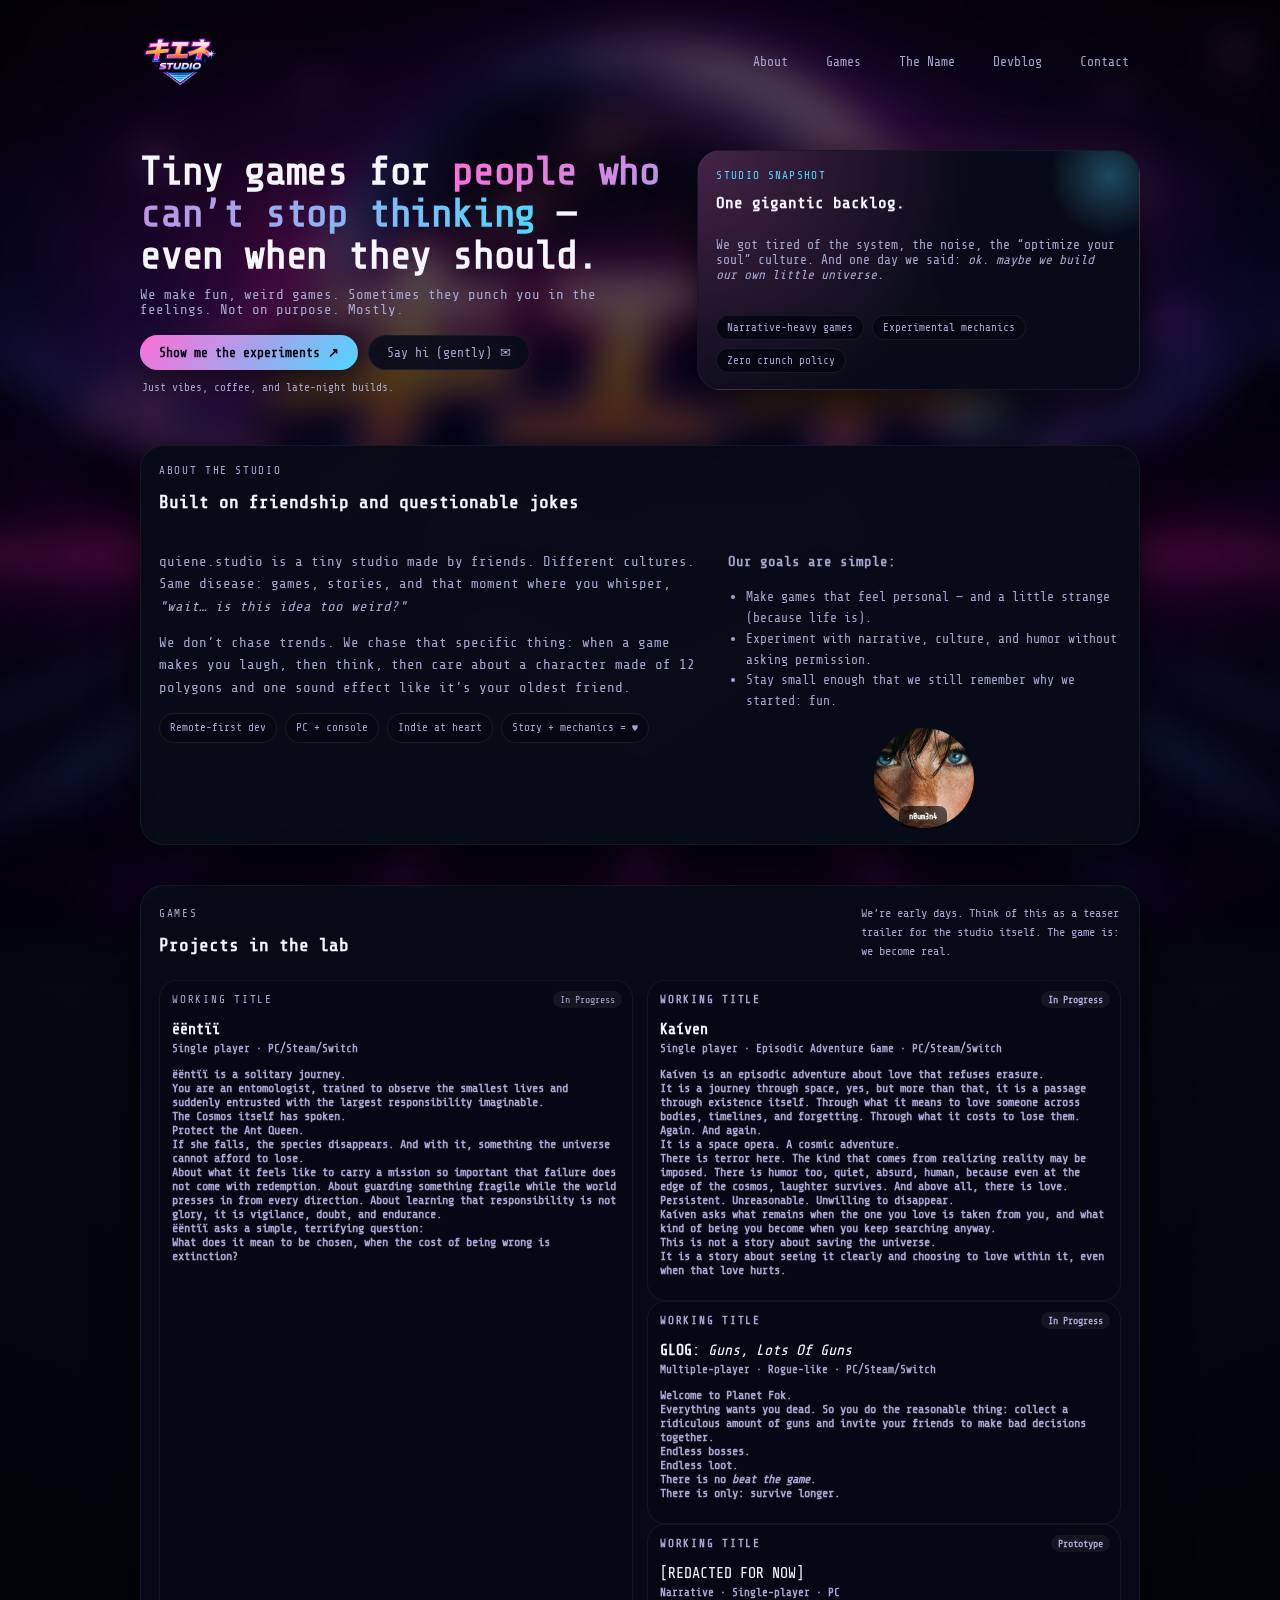
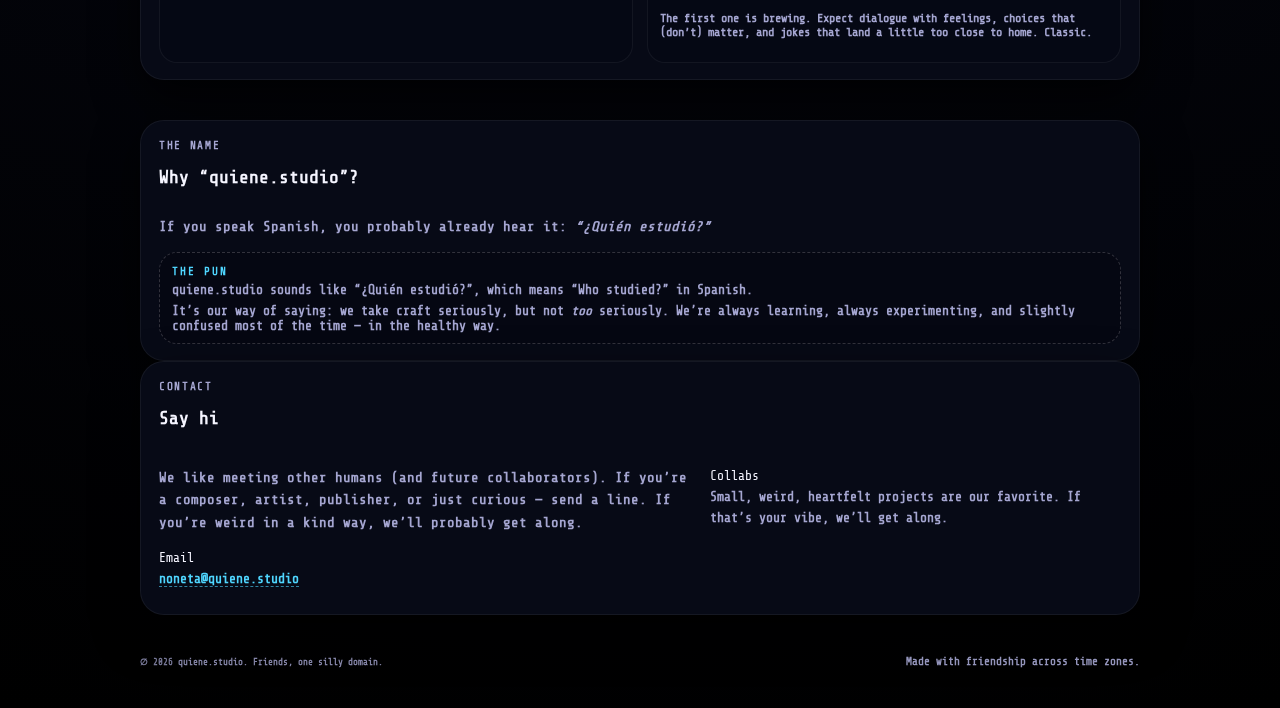
<file: index.html>
<!doctype html>
<html lang="en">
  <head>
    <link rel="apple-touch-icon" sizes="57x57" href="/apple-icon-57x57.png">
    <link rel="apple-touch-icon" sizes="60x60" href="/apple-icon-60x60.png">
    <link rel="apple-touch-icon" sizes="72x72" href="/apple-icon-72x72.png">
    <link rel="apple-touch-icon" sizes="76x76" href="/apple-icon-76x76.png">
    <link rel="apple-touch-icon" sizes="114x114" href="/apple-icon-114x114.png">
    <link rel="apple-touch-icon" sizes="120x120" href="/apple-icon-120x120.png">
    <link rel="apple-touch-icon" sizes="144x144" href="/apple-icon-144x144.png">
    <link rel="apple-touch-icon" sizes="152x152" href="/apple-icon-152x152.png">
    <link rel="apple-touch-icon" sizes="180x180" href="/apple-icon-180x180.png">
    <link rel="icon" type="image/png" sizes="192x192"  href="/android-icon-192x192.png">
    <link rel="icon" type="image/png" sizes="32x32" href="/favicon-32x32.png">
    <link rel="icon" type="image/png" sizes="96x96" href="/favicon-96x96.png">
    <link rel="icon" type="image/png" sizes="16x16" href="/favicon-16x16.png">
    <link rel="manifest" href="/manifest.json">
    <meta name="msapplication-TileColor" content="#ffffff">
    <meta name="msapplication-TileImage" content="/ms-icon-144x144.png">
    <meta name="theme-color" content="#ffffff">

    <meta charset="UTF-8" />
    <title>quiene.studio — Tiny games, big feelings</title>
    <meta name="viewport" content="width=device-width, initial-scale=1" />
    <meta
      name="description"
      content="quiene.studio — a tiny game studio making weird, heartfelt games just for fun."
    />
    <style>
      @import url("https://fonts.googleapis.com/css2?family=Share+Tech+Mono&display=swap");
      :root {
        --bg: #050712;
        --bg-soft: #0b0f1f;
        --accent: #ff6dd8;
        --accent-soft: rgba(255, 109, 216, 0.22);
        --accent-alt: #4fd6ff;
        --text-main: #f5f5ff;
        --text-soft: #a5a6d1;
        --border-subtle: rgba(255, 255, 255, 0.06);
        --radius-xl: 24px;
        --radius-lg: 18px;
        --shadow-soft: 0 18px 45px rgba(0, 0, 0, 0.75);
        --max-width: 1040px;
      }

      * {
        box-sizing: border-box;
      }

      html,
      body {
        margin: 0;
        padding: 0;
        background: radial-gradient(
          circle at top,
          #14162c 0,
          #050712 42%,
          #000 100%
        );
        color: var(--text-main);
        font-family: "Share Tech Mono", monospace;
      }

      body {
        min-height: 100vh;
        display: flex;
        justify-content: center;
      }

      .page {
        width: 100%;
        max-width: var(--max-width);
        padding: 20px 20px 40px;
        display: flex;
        flex-direction: column;
        gap: 32px;
        z-index: 1;
      }

      header {
        display: flex;
        align-items: center;
        justify-content: space-between;
        gap: 16px;
      }

      .logo {
        display: flex;
        align-items: center;
        gap: 10px;
      }

      .logo-mark img {
        border-radius: 100%;
      }
      .logo-mark {
        width: 32px;
        height: 32px;
        border-radius: 100%;
        background: conic-gradient(
          from 180deg,
          var(--accent),
          var(--accent-alt),
          var(--accent)
        );
        box-shadow: 0 0 18px rgba(255, 109, 216, 0.7);
        display: flex;
        align-items: center;
        justify-content: center;
        font-weight: 700;
        font-size: 18px;
        color: #050712;
        -webkit-mask-image: radial-gradient(
          circle at center,
          rgba(0, 0, 0, 1) 0%,
          rgba(0, 0, 0, 1) 40%,
          rgba(0, 0, 0, 0) 100%
        );
        mask-image: radial-gradient(
          circle at center,
          rgba(0, 0, 0, 1) 0%,
          rgba(0, 0, 0, 1) 40%,
          rgba(0, 0, 0, 0) 100%
        );
      }

      .logo-text-main {
        font-weight: 700;
        letter-spacing: 0.06em;
        font-size: 14px;
        text-transform: uppercase;
      }

      .logo-text-sub {
        font-size: 12px;
        color: var(--text-soft);
      }

      nav {
        display: flex;
        gap: 16px;
        font-size: 13px;
      }

      nav a {
        text-decoration: none;
        color: var(--text-soft);
        padding: 6px 10px;
        border-radius: 999px;
        border: 1px solid transparent;
        transition:
          color 0.18s ease,
          border-color 0.18s ease,
          background 0.18s ease;
      }

      nav a:hover {
        color: var(--text-main);
        border-color: rgba(255, 255, 255, 0.12);
        background: rgba(8, 11, 25, 0.9);
      }

      main {
        display: flex;
        flex-direction: column;
        gap: 40px;
      }

      .hero {
        display: grid;
        grid-template-columns: minmax(0, 3fr) minmax(0, 2.5fr);
        gap: 26px;
        align-items: center;
      }

      .hero-kicker {
        display: inline-flex;
        align-items: center;
        gap: 8px;
        padding: 4px 10px 4px 4px;
        border-radius: 999px;
        background: rgba(11, 15, 31, 0.9);
        border: 1px solid var(--border-subtle);
        color: var(--text-soft);
        font-size: 11px;
        text-transform: uppercase;
        letter-spacing: 0.12em;
      }

      .hero-kicker-pill {
        padding: 3px 8px;
        border-radius: 999px;
        background: var(--accent-soft);
        color: var(--accent);
        font-weight: 600;
      }

      h1.hero-title {
        margin: 16px 0 10px;
        font-size: clamp(32px, 4vw, 40px);
        line-height: 1.05;
        letter-spacing: -0.03em;
      }

      .hero-highlight {
        background-image: linear-gradient(
          120deg,
          var(--accent),
          var(--accent-alt)
        );
        -webkit-background-clip: text;
        background-clip: text;
        color: transparent;
      }

      .hero-text {
        margin: 0 0 18px;
        color: var(--text-soft);
        max-width: 520px;
        font-size: 14px;
      }

      .hero-actions {
        display: flex;
        flex-wrap: wrap;
        gap: 10px;
        align-items: center;
      }

      .btn {
        border-radius: 999px;
        padding: 9px 18px;
        font-size: 13px;
        border: 1px solid transparent;
        cursor: pointer;
        text-decoration: none;
        display: inline-flex;
        align-items: center;
        gap: 8px;
        transition:
          transform 0.12s ease,
          box-shadow 0.12s ease,
          background 0.12s ease,
          border-color 0.12s ease,
          color 0.12s ease;
        white-space: nowrap;
      }

      .btn-primary {
        background: linear-gradient(135deg, var(--accent), var(--accent-alt));
        color: #050712;
        font-weight: 600;
        box-shadow: 0 10px 30px rgba(0, 0, 0, 0.6);
      }

      .btn-primary:hover {
        transform: translateY(-1px);
        box-shadow: 0 16px 36px rgba(0, 0, 0, 0.7);
      }

      .btn-ghost {
        background: rgba(8, 11, 25, 0.9);
        color: var(--text-soft);
        border-color: var(--border-subtle);
      }

      .btn-ghost:hover {
        background: rgba(11, 15, 31, 0.9);
        color: var(--text-main);
        border-color: rgba(255, 255, 255, 0.16);
      }

      .hero-note {
        font-size: 11px;
        color: var(--text-soft);
        margin-left: 2px;
      }

      .hero-card {
        border-radius: var(--radius-xl);
        background:
          radial-gradient(
            circle at top left,
            rgba(255, 109, 216, 0.25),
            transparent 55%
          ),
          rgba(7, 10, 23, 0.98);
        border: 1px solid var(--border-subtle);
        box-shadow: var(--shadow-soft);
        padding: 18px 18px 16px;
        display: flex;
        flex-direction: column;
        gap: 12px;
        position: relative;
        overflow: hidden;
      }

      .hero-card-tag {
        font-size: 11px;
        text-transform: uppercase;
        letter-spacing: 0.12em;
        color: var(--accent-alt);
      }

      .hero-card-title {
        font-size: 16px;
        font-weight: 600;
      }

      .hero-card-body {
        font-size: 13px;
        color: var(--text-soft);
      }

      .duo-pill {
        display: inline-flex;
        align-items: center;
        gap: 6px;
        font-size: 11px;
        padding: 5px 9px;
        border-radius: 999px;
        background: rgba(5, 7, 18, 0.8);
        border: 1px solid rgba(255, 255, 255, 0.08);
      }

      .duo-dot {
        width: 7px;
        height: 7px;
        border-radius: 50%;
      }

      .duo-dot.mex {
        background: #21c35b;
      }

      .duo-dot.tw {
        background: #ff5d5d;
      }

      .duo-label {
        color: var(--text-soft);
      }

      .orb {
        position: absolute;
        width: 130px;
        height: 130px;
        border-radius: 50%;
        background: radial-gradient(
          circle,
          rgba(79, 214, 255, 0.4),
          transparent 65%
        );
        right: -35px;
        top: -40px;
        pointer-events: none;
        opacity: 0.75;
      }

      .section {
        padding: 18px 18px 16px;
        border-radius: var(--radius-xl);
        background: rgba(7, 10, 23, 0.96);
        border: 1px solid var(--border-subtle);
        box-shadow: var(--shadow-soft);
      }

      .section-header {
        display: flex;
        justify-content: space-between;
        align-items: baseline;
        gap: 12px;
        margin-bottom: 10px;
      }

      .section-title {
        font-size: 18px;
        font-weight: 600;
      }

      .section-kicker {
        font-size: 11px;
        text-transform: uppercase;
        letter-spacing: 0.15em;
        color: var(--text-soft);
      }

      .section-body {
        color: var(--text-soft);
        font-size: 14px;
        line-height: 1.6;
      }

      .about-grid {
        display: grid;
        grid-template-columns: minmax(0, 1.4fr) minmax(0, 1fr);
        gap: 18px;
        margin-top: 10px;
      }

      .about-chip-group {
        display: flex;
        flex-wrap: wrap;
        gap: 8px;
        margin-top: 8px;
      }

      .chip {
        padding: 5px 10px;
        border-radius: 999px;
        font-size: 11px;
        border: 1px solid rgba(255, 255, 255, 0.08);
        color: var(--text-soft);
        background: rgba(5, 7, 18, 0.9);
      }

      .pun-box {
        padding: 12px 12px 10px;
        border-radius: var(--radius-lg);
        border: 1px dashed rgba(255, 255, 255, 0.18);
        background: rgba(5, 7, 18, 0.9);
        font-size: 13px;
      }

      .pun-label {
        font-size: 11px;
        text-transform: uppercase;
        letter-spacing: 0.18em;
        color: var(--accent-alt);
        margin-bottom: 4px;
      }

      .games-list {
        display: grid;
        grid-template-columns: repeat(auto-fit, minmax(210px, 1fr));
        gap: 14px;
        margin-top: 10px;
      }

      .game-card {
        border-radius: var(--radius-lg);
        padding: 12px 12px 11px;
        background: rgba(5, 8, 21, 0.96);
        border: 1px solid var(--border-subtle);
        position: relative;
        overflow: hidden;
      }

      .game-label {
        font-size: 11px;
        text-transform: uppercase;
        letter-spacing: 0.16em;
        color: var(--text-soft);
        margin-bottom: 4px;
      }

      .game-title {
        font-size: 15px;
        font-weight: 500;
        margin-bottom: 4px;
      }

      .game-meta {
        font-size: 11px;
        color: var(--text-soft);
        margin-bottom: 6px;
      }

      .game-body {
        font-size: 12px;
        color: var(--text-soft);
      }

      .game-pill {
        position: absolute;
        right: 10px;
        top: 10px;
        font-size: 10px;
        padding: 3px 7px;
        border-radius: 999px;
        background: rgba(255, 255, 255, 0.06);
        color: var(--text-soft);
      }

      .contact-grid {
        display: grid;
        grid-template-columns: minmax(0, 1.3fr) minmax(0, 1fr);
        gap: 16px;
        margin-top: 10px;
      }

      .contact-item {
        font-size: 13px;
        color: var(--text-soft);
        margin-bottom: 8px;
      }

      .contact-item strong {
        color: var(--text-main);
        font-weight: 500;
      }

      .contact-link {
        color: var(--accent-alt);
        text-decoration: none;
        border-bottom: 1px dashed rgba(79, 214, 255, 0.6);
      }

      .contact-link:hover {
        border-bottom-style: solid;
      }

      .footer {
        margin-top: 8px;
        font-size: 11px;
        color: var(--text-soft);
        display: flex;
        justify-content: space-between;
        gap: 10px;
        align-items: center;
      }

      .footer small {
        opacity: 0.8;
      }

      .footer span {
        opacity: 0.9;
      }

      @media (max-width: 800px) {
        header {
          flex-direction: column;
          align-items: flex-start;
        }

        nav {
          width: 100%;
          justify-content: flex-start;
          flex-wrap: wrap;
        }

        .hero {
          grid-template-columns: minmax(0, 1fr);
        }

        .hero-card {
          order: -1;
        }

        .about-grid,
        .contact-grid {
          grid-template-columns: minmax(0, 1fr);
        }
      }

      .img-wrap {
        position: relative;
        display: inline-block;
      }

      .img-wrap img {
        display: block;
      }

      .img-text {
        position: absolute;
        left: 25px;
        bottom: 0px;
        padding: 6px 10px;
        background: rgba(0, 0, 0, 0.6);
        color: #fff;
        font:
          900 8px/1.2 "Share Tech Mono",
          monospace;
        border-radius: 8px;
      }

      @media (max-width: 520px) {
        .page {
          padding: 16px 14px 28px;
        }

        .section {
          padding: 16px 14px 14px;
        }

        .hero-card {
          padding: 16px 14px 14px;
        }

        .hero-actions {
          flex-direction: column;
          align-items: flex-start;
        }

        .footer {
          flex-direction: column;
          align-items: flex-start;
        }
      }
      .bg {
        position: fixed;
        inset: 0;
        background: url("/qs.png") center/cover no-repeat;

        /* blur + slight dim */
        filter: blur(18px) brightness(0.7);
        transform: scale(1.08); /* prevents blur edges showing */
        z-index: 0;
      }

      /* dark tint overlay */
      .bg::after {
        content: "";
        position: absolute;
        inset: 0;
        background: rgba(0, 0, 0, 0.55); /* tint strength */
      }
    </style>
  </head>
  <body>
    <div class="bg"></div>
    <div class="page">
      <header>
        <div class="logo" aria-label="quiene.studio logo">
          <div class="logo-text-main">
            <img src="quiene-studio.png" alt="Logo" style="height: 80px" />
          </div>
        </div>
        <nav aria-label="Main navigation">
          <a href="#about">About</a>
          <a href="#games">Games</a>
          <a href="#name">The Name</a>
          <a href="devblog.html">Devblog</a>
          <a href="#contact">Contact</a>
        </nav>
      </header>

      <main>
        <section class="hero" aria-labelledby="hero-title">
          <div>
            <h1 id="hero-title" class="hero-title">
              Tiny games for
              <span class="hero-highlight">people who can’t stop thinking</span>
              — even when they should.
            </h1>
            <p class="hero-text">
              We make fun, weird games. Sometimes they punch you in the
              feelings. Not on purpose. Mostly.
            </p>
            <div class="hero-actions">
              <a href="#games" class="btn btn-primary">
                Show me the experiments
                <span aria-hidden="true">↗</span>
              </a>
              <a href="#contact" class="btn btn-ghost">
                Say hi (gently)
                <span aria-hidden="true">✉︎</span>
              </a>
            </div>
            <p class="hero-note">Just vibes, coffee, and late-night builds.</p>
          </div>

          <aside class="hero-card" aria-label="Studio snapshot">
            <div class="hero-card-tag">Studio snapshot</div>
            <div class="hero-card-title">One gigantic backlog.</div>
            <p class="hero-card-body">
              We got tired of the system, the noise, the “optimize your soul”
              culture. And one day we said:
              <em>ok. maybe we build our own little universe.</em>
            </p>
            <div class="about-chip-group">
              <span class="chip">Narrative-heavy games</span>
              <span class="chip">Experimental mechanics</span>
              <span class="chip">Zero crunch policy</span>
            </div>
            <div class="orb" aria-hidden="true"></div>
          </aside>
        </section>

        <section id="about" class="section" aria-labelledby="about-title">
          <div class="section-header">
            <div>
              <div class="section-kicker">About the studio</div>
              <h2 class="section-title" id="about-title">
                Built on friendship and questionable jokes
              </h2>
            </div>
          </div>
          <div class="about-grid">
            <div class="section-body">
              <p>
                quiene.studio is a tiny studio made by friends. Different
                cultures. Same disease: games, stories, and that moment where
                you whisper,
                <em>"wait… is this idea too weird?"</em>
              </p>
              <p>
                We don’t chase trends. We chase that specific thing: when a game
                makes you laugh, then think, then care about a character made of
                12 polygons and one sound effect like it’s your oldest friend.
              </p>
              <div class="about-chip-group">
                <span class="chip">Remote-first dev</span>
                <span class="chip">PC + console</span>
                <span class="chip">Indie at heart</span>
                <span class="chip">Story + mechanics = ♥</span>
              </div>
            </div>
            <div class="section-body">
              <p><strong>Our goals are simple:</strong></p>
              <ul
                style="
                  margin: 8px 0 0;
                  padding-left: 18px;
                  font-size: 13px;
                  color: var(--text-soft);
                "
              >
                <li>
                  Make games that feel personal — and a little strange (because
                  life is).
                </li>
                <li>
                  Experiment with narrative, culture, and humor without asking
                  permission.
                </li>
                <li>
                  Stay small enough that we still remember why we started: fun.
                </li>
              </ul>
              <div
                style="
                  display: flex;
                  justify-content: space-evenly;
                  margin-top: 1rem;
                "
              >
                <div class="img-wrap">
                  <img
                    src="noumena.jpg"
                    alt="n0um3n4"
                    width="100px"
                    style="border-radius: 100%"
                  />
                  <span class="img-text">n0um3n4</span>
                </div>
              </div>
            </div>
          </div>
        </section>

        <section id="games" class="section" aria-labelledby="games-title">
          <div class="section-header">
            <div>
              <div class="section-kicker">Games</div>
              <h2 class="section-title" id="games-title">
                Projects in the lab
              </h2>
            </div>
            <div class="section-body" style="font-size: 12px; max-width: 260px">
              We’re early days. Think of this as a teaser trailer for the studio
              itself. The game is: we become real.
            </div>
          </div>
          <div class="games-list">
            <article class="game-card">
              <div class="game-pill">In Progress</div>
              <div class="game-label">Working title</div>
              <h3 class="game-title">
                <b>ëëntïï</em>
              </h3>
              <div class="game-meta">
                Single player · PC/Steam/Switch
              </div>
              <p class="game-body">
                ëëntïï is a solitary journey.
                <br/>
                You are an entomologist, trained to observe the smallest lives and suddenly entrusted with the largest responsibility imaginable.
                <br/>
                The Cosmos itself has spoken.
                <br/>
                Protect the Ant Queen.
                <br/>
                If she falls, the species disappears.
                And with it, something the universe cannot afford to lose.
                <br/>
                About what it feels like to carry a mission so important that failure does not come with redemption.
                About guarding something fragile while the world presses in from every direction.
                About learning that responsibility is not glory, it is vigilance, doubt, and endurance.
                <br/>
                ëëntïï asks a simple, terrifying question:
                <br/>
                What does it mean to be chosen,
                when the cost of being wrong is extinction?
              </p>
            </article>
            <article class="game-card">
              <div class="game-pill">In Progress</div>
              <div class="game-label">Working title</div>
              <h3 class="game-title">
                <b>Kaíven</em>
              </h3>
              <div class="game-meta">
                Single player · Episodic Adventure Game · PC/Steam/Switch
              </div>
              <p class="game-body">
                Kaíven is an episodic adventure about love that refuses erasure.
                <br/>
                It is a journey through space, yes, but more than that, it is a passage through existence itself. Through what it means to love someone across bodies, timelines, and forgetting. Through what it costs to lose them. Again. And again.
                <br/>
                It is a space opera.
                A cosmic adventure.
                <br/>
                There is terror here.
                The kind that comes from realizing reality may be imposed.
                There is humor too, quiet, absurd, human, because even at the edge of the cosmos, laughter survives.
                And above all, there is love. Persistent. Unreasonable. Unwilling to disappear.
                <br/>
                Kaíven asks what remains when the one you love is taken from you,
                and what kind of being you become when you keep searching anyway.
                <br/>
                This is not a story about saving the universe.
                <br/>
                It is a story about seeing it clearly
                and choosing to love within it,
                even when that love hurts.
              </p>
            </article>
            <article class="game-card">
              <div class="game-pill">In Progress</div>
              <div class="game-label">Working title</div>
              <h3 class="game-title">
                <b>GLOG</b>: <em>Guns, Lots Of Guns</em>
              </h3>
              <div class="game-meta">
                Multiple-player · Rogue-like · PC/Steam/Switch
              </div>
              <p class="game-body">
                Welcome to Planet Fok.
                <br/>
                Everything wants you dead. So you do the
                reasonable thing: collect a ridiculous amount of guns and invite
                your friends to make bad decisions together.
                <br/>
                Endless bosses.
                <br/>
                Endless loot.
                <br/>
                There is no <em>beat the game</em>.
                <br/>
                There is only:
                survive longer.
              </p>
            </article>
            <article class="game-card">
              <div class="game-pill">Prototype</div>
              <div class="game-label">Working title</div>
              <h3 class="game-title">[REDACTED FOR NOW]</h3>
              <div class="game-meta">Narrative · Single-player · PC</div>
              <p class="game-body">
                The first one is brewing. Expect dialogue with feelings, choices
                that (don’t) matter, and jokes that land a little too close to
                home. Classic.
              </p>
            </article>
          </div>
        </section>

        <section id="name" class="section" aria-labelledby="name-title">
          <div class="section-header">
            <div>
              <div class="section-kicker">The name</div>
              <h2 class="section-title" id="name-title">
                Why “quiene.studio”?
              </h2>
            </div>
          </div>
          <div class="section-body">
            <p>
              If you speak Spanish, you probably already hear it:
              <em>“¿Quién estudió?”</em>
            </p>
          </div>
          <div class="pun-box">
            <div class="pun-label">The pun</div>
            <p style="margin: 0 0 6px; color: var(--text-soft)">
              <strong>quiene.studio</strong> sounds like
              <strong>“¿Quién estudió?”</strong>, which means
              <strong>“Who studied?”</strong> in Spanish.
            </p>
            <p style="margin: 0; color: var(--text-soft); font-size: 13px">
              It’s our way of saying: we take craft seriously, but not
              <em>too</em> seriously. We’re always learning, always
              experimenting, and slightly confused most of the time — in the
              healthy way.
            </p>
          </div>
        </section>

        <!-- Contact -->
        <section id="contact" class="section" aria-labelledby="contact-title">
          <div class="section-header">
            <div>
              <div class="section-kicker">Contact</div>
              <h2 class="section-title" id="contact-title">
                Say hi
              </h2>
            </div>
          </div>
          <div class="contact-grid">
            <div class="section-body">
              <p>
                We like meeting other humans (and future collaborators). If
                you’re a composer, artist, publisher, or just curious — send a
                line. If you’re weird in a kind way, we’ll probably get along.
              </p>
              <p class="contact-item">
                <strong>Email</strong><br />
                <!-- Change this to a real address once you have it -->
                <a class="contact-link" href="mailto:noneta@quiene.studio">
                  noneta@quiene.studio
                </a>
              </p>
            </div>
            <div class="section-body">
              <p class="contact-item">
                <strong>Collabs</strong><br />
                Small, weird, heartfelt projects are our favorite. If that’s
                your vibe, we’ll get along.
              </p>
            </div>
          </div>
        </section>
      </main>

      <footer class="footer">
        <small
          >∅ <span id="year"></span> quiene.studio. Friends, one silly
          domain.</small
        >
        <span>Made with friendship across time zones.</span>
      </footer>
    </div>

    <script>
      document.getElementById("year").textContent = new Date().getFullYear();
    </script>
  </body>
</html>
</file>
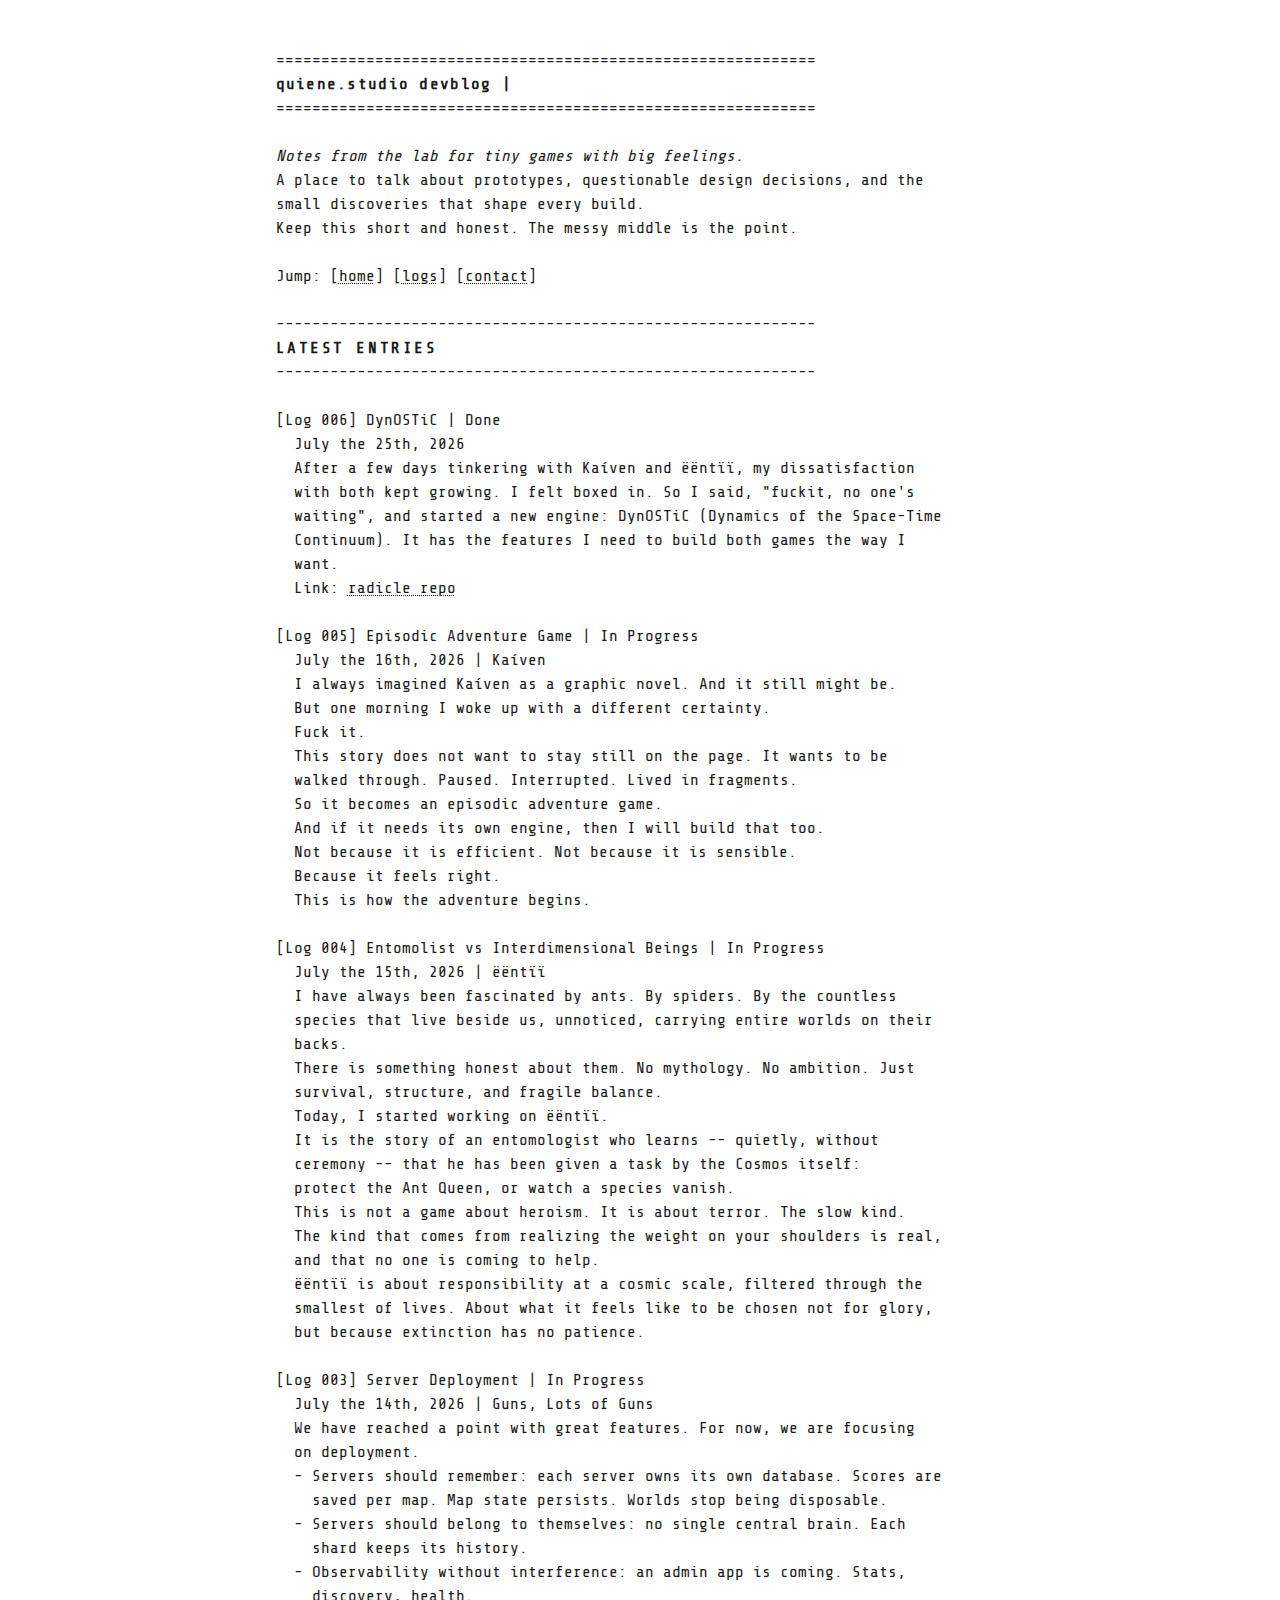
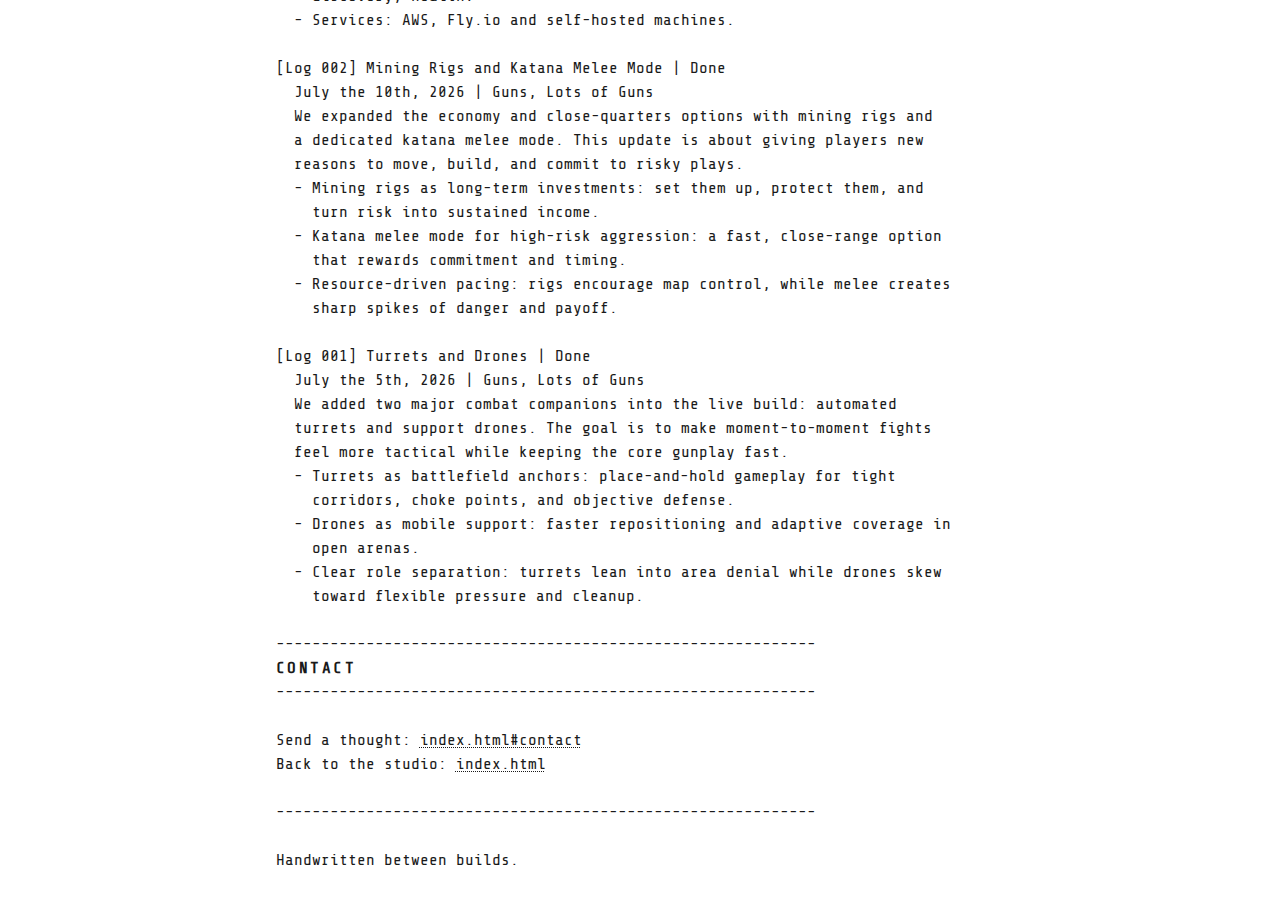
<file: devblog.html>
<!doctype html>
<html lang="en">
  <head>
    <link rel="apple-touch-icon" sizes="57x57" href="/apple-icon-57x57.png" />
    <link rel="apple-touch-icon" sizes="60x60" href="/apple-icon-60x60.png" />
    <link rel="apple-touch-icon" sizes="72x72" href="/apple-icon-72x72.png" />
    <link rel="apple-touch-icon" sizes="76x76" href="/apple-icon-76x76.png" />
    <link
      rel="apple-touch-icon"
      sizes="114x114"
      href="/apple-icon-114x114.png"
    />
    <link
      rel="apple-touch-icon"
      sizes="120x120"
      href="/apple-icon-120x120.png"
    />
    <link
      rel="apple-touch-icon"
      sizes="144x144"
      href="/apple-icon-144x144.png"
    />
    <link
      rel="apple-touch-icon"
      sizes="152x152"
      href="/apple-icon-152x152.png"
    />
    <link
      rel="apple-touch-icon"
      sizes="180x180"
      href="/apple-icon-180x180.png"
    />
    <link
      rel="icon"
      type="image/png"
      sizes="192x192"
      href="/android-icon-192x192.png"
    />
    <link rel="icon" type="image/png" sizes="32x32" href="/favicon-32x32.png" />
    <link rel="icon" type="image/png" sizes="96x96" href="/favicon-96x96.png" />
    <link rel="icon" type="image/png" sizes="16x16" href="/favicon-16x16.png" />
    <link rel="manifest" href="/manifest.json" />
    <meta name="msapplication-TileColor" content="#ffffff" />
    <meta name="msapplication-TileImage" content="/ms-icon-144x144.png" />
    <meta name="theme-color" content="#ffffff" />

    <meta charset="UTF-8" />
    <title>quiene.studio — Devblog</title>
    <meta name="viewport" content="width=device-width, initial-scale=1" />
    <meta name="color-scheme" content="light" />
    <meta
      name="description"
      content="quiene.studio devblog — notes from the lab, prototypes, and the tiny decisions that shape our games."
    />
    <link rel="stylesheet" href="txt.css" />
    <style>
      :root {
        --bg-top: #ffffff;
        --bg-bottom: #ffffff;
        --ink: #1a1a1a;
        --muted: #1a1a1a;
        --link: #1a1a1a;
        --max: 81ch;
        --pad: clamp(1rem, 4vw, 3rem);
      }

      body {
        background: white;
      }

      pre.txt-block {
        font-size: 16px;
      }

      .title {
        color: var(--ink);
        font-weight: 700;
        letter-spacing: 0.08em;
      }

      pre.txt-block b {
        color: var(--link);
        font-weight: 700;
        letter-spacing: 0.16em;
      }

      pre.txt-block em {
        color: var(--muted);
        font-style: italic;
      }

      @media (prefers-reduced-motion: no-preference) {
        .title::after {
          content: " |";
          animation: blink 1.1s steps(2, start) infinite;
        }

        @keyframes blink {
          0%,
          49% {
            opacity: 1;
          }
          50%,
          100% {
            opacity: 0;
          }
        }
      }

      @media (max-width: 700px) {
        pre.txt-block {
          white-space: pre-wrap;
        }
      }
    </style>
  </head>
  <body>
    <main class="txt" id="content">
      <pre class="txt-block">
============================================================
<span class="title">quiene.studio devblog</span>
============================================================

<em>Notes from the lab for tiny games with big feelings.</em>
A place to talk about prototypes, questionable design decisions, and the
small discoveries that shape every build.
Keep this short and honest. The messy middle is the point.

Jump: [<a href="index.html">home</a>] [<a href="#logs">logs</a>] [<a href="#contact">contact</a>]

<a id="logs"></a>------------------------------------------------------------
<b>LATEST ENTRIES</b>
------------------------------------------------------------

[Log 006] DynOSTiC | Done
  July the 25th, 2026
  After a few days tinkering with Kaíven and ëëntïï, my dissatisfaction
  with both kept growing. I felt boxed in. So I said, "fuckit, no one's
  waiting", and started a new engine: DynOSTiC (Dynamics of the Space-Time
  Continuum). It has the features I need to build both games the way I
  want.
  Link: <a href="https://app.radicle.xyz/nodes/seed.radicle.garden/rad:zvW6FTUiKUNEZvw23N7eoGYfjvVG">radicle repo</a>

[Log 005] Episodic Adventure Game | In Progress
  July the 16th, 2026 | Kaíven
  I always imagined Kaíven as a graphic novel. And it still might be.
  But one morning I woke up with a different certainty.
  Fuck it.
  This story does not want to stay still on the page. It wants to be
  walked through. Paused. Interrupted. Lived in fragments.
  So it becomes an episodic adventure game.
  And if it needs its own engine, then I will build that too.
  Not because it is efficient. Not because it is sensible.
  Because it feels right.
  This is how the adventure begins.

[Log 004] Entomolist vs Interdimensional Beings | In Progress
  July the 15th, 2026 | ëëntïï
  I have always been fascinated by ants. By spiders. By the countless
  species that live beside us, unnoticed, carrying entire worlds on their
  backs.
  There is something honest about them. No mythology. No ambition. Just
  survival, structure, and fragile balance.
  Today, I started working on ëëntïï.
  It is the story of an entomologist who learns -- quietly, without
  ceremony -- that he has been given a task by the Cosmos itself:
  protect the Ant Queen, or watch a species vanish.
  This is not a game about heroism. It is about terror. The slow kind.
  The kind that comes from realizing the weight on your shoulders is real,
  and that no one is coming to help.
  ëëntïï is about responsibility at a cosmic scale, filtered through the
  smallest of lives. About what it feels like to be chosen not for glory,
  but because extinction has no patience.

[Log 003] Server Deployment | In Progress
  July the 14th, 2026 | Guns, Lots of Guns
  We have reached a point with great features. For now, we are focusing
  on deployment.
  - Servers should remember: each server owns its own database. Scores are
    saved per map. Map state persists. Worlds stop being disposable.
  - Servers should belong to themselves: no single central brain. Each
    shard keeps its history.
  - Observability without interference: an admin app is coming. Stats,
    discovery, health.
  - Services: AWS, Fly.io and self-hosted machines.

[Log 002] Mining Rigs and Katana Melee Mode | Done
  July the 10th, 2026 | Guns, Lots of Guns
  We expanded the economy and close-quarters options with mining rigs and
  a dedicated katana melee mode. This update is about giving players new
  reasons to move, build, and commit to risky plays.
  - Mining rigs as long-term investments: set them up, protect them, and
    turn risk into sustained income.
  - Katana melee mode for high-risk aggression: a fast, close-range option
    that rewards commitment and timing.
  - Resource-driven pacing: rigs encourage map control, while melee creates
    sharp spikes of danger and payoff.

[Log 001] Turrets and Drones | Done
  July the 5th, 2026 | Guns, Lots of Guns
  We added two major combat companions into the live build: automated
  turrets and support drones. The goal is to make moment-to-moment fights
  feel more tactical while keeping the core gunplay fast.
  - Turrets as battlefield anchors: place-and-hold gameplay for tight
    corridors, choke points, and objective defense.
  - Drones as mobile support: faster repositioning and adaptive coverage in
    open arenas.
  - Clear role separation: turrets lean into area denial while drones skew
    toward flexible pressure and cleanup.

<a id="contact"></a>------------------------------------------------------------
<b>CONTACT</b>
------------------------------------------------------------

Send a thought: <a href="index.html#contact">index.html#contact</a>
Back to the studio: <a href="index.html">index.html</a>

------------------------------------------------------------

Handwritten between builds.
</pre>
    </main>
  </body>
</html>
</file>
<file: txt.css>
@import url("https://fonts.googleapis.com/css2?family=Share+Tech+Mono&display=swap");

:root {
  --bg-top: #ffffff;
  --bg-bottom: #ffffff;
  --ink: #141414;
  --muted: #6a6358;
  --link: #1d4f8c;
  --max: 88ch;
  --pad: clamp(1rem, 3vw, 2.5rem);
}

* {
  box-sizing: border-box;
}

html {
  font-size: 100%;
}

body {
  margin: 0;
  min-height: 100%;
  padding: var(--pad);
  background: linear-gradient(180deg, var(--bg-top), var(--bg-bottom));
  color: var(--ink);
  font-family:
    "Share Tech Mono", ui-monospace, SFMono-Regular, Menlo, Monaco, Consolas,
    "Liberation Mono", monospace;
  font-size: 16px;
  line-height: 1.5;
  text-rendering: optimizeLegibility;
  -webkit-font-smoothing: antialiased;
}

main.txt {
  max-width: var(--max);
  margin: 0 auto;
}

pre.txt-block {
  font-family: "Share Tech Mono", monospace;
  margin: 0;
  white-space: pre;
  overflow-x: auto;
}

a {
  color: inherit;
  text-decoration: underline;
  text-decoration-style: dotted;
  text-decoration-thickness: 1px;
  text-underline-offset: 2px;
}

a:visited {
  color: inherit;
}

a:where(:hover, :focus) {
  color: var(--link);
}

::selection {
  background: rgba(29, 79, 140, 0.18);
}

@media (prefers-reduced-motion: no-preference) {
  main.txt {
    animation: fade-in 600ms ease-out both;
  }

  @keyframes fade-in {
    from {
      opacity: 0;
      transform: translateY(6px);
    }
    to {
      opacity: 1;
      transform: translateY(0);
    }
  }
}

@media (max-width: 700px) {
  body {
    font-size: 15px;
    padding: 1rem;
  }
}
</file>
